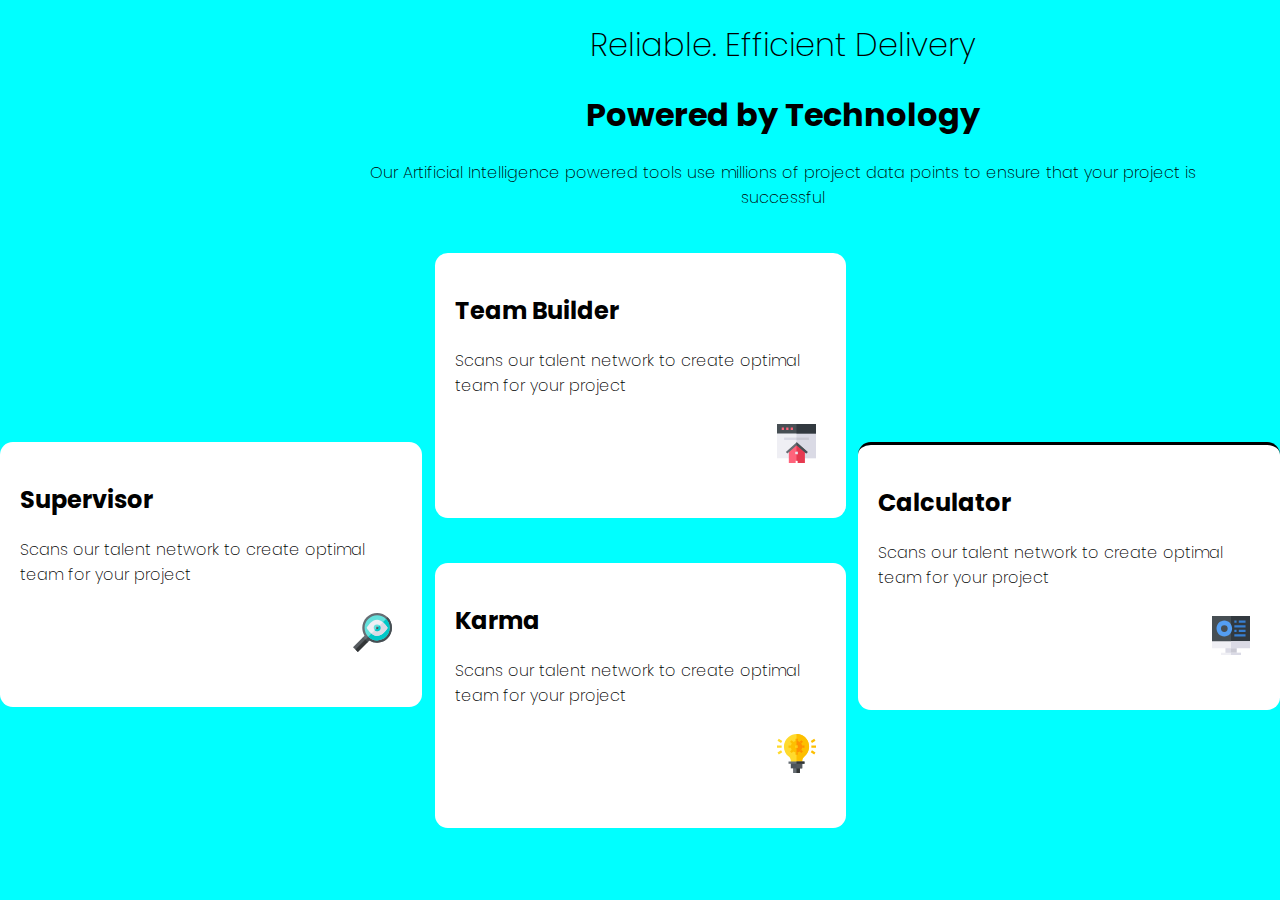
<file: index.html>
<!DOCTYPE html>
<html lang="en">
<head>
    <meta charset="UTF-8">
    <meta name="viewport" content="width=device-width, initial-scale=1.0">
    <title>Document</title>
</head>
<body>

    <div class="headers">
        <div class="head1"><h1>Reliable. Efficient Delivery</h1></div>    
        <div class="head2"><h1>Powered by Technology</h1></div>
        <div class="para"><p>Our Artificial Intelligence powered tools use millions of project data points to ensure that your project is successful</p></div>
    </div>
    
    <div class="main">
        <div class="box1n4" id="box1">
            <h2>Supervisor</h2>
            <p>Scans our talent network to create optimal team for your project</p>
            <img src="assets/icon-supervisor.svg" alt="">
        </div>
        <div class="box2-3">
            <div class="box2">
            <h2>Team Builder</h2>
            <p>Scans our talent network to create optimal team for your project</p>
            <img src="assets/icon-team-builder.svg" alt="">
            </div>
            <div class="box3">
                <h2>Karma</h2>
            <p>Scans our talent network to create optimal team for your project</p>
            <img src="assets/icon-karma.svg" alt="">
            </div>
        </div>
        <div class="box1n4" id="box4">
            <h2>Calculator</h2>
            <p>Scans our talent network to create optimal team for your project</p>
            <img src="assets/icon-calculator.svg" alt="">
        </div>
    </div>
        
    <link rel="stylesheet" href="style.css">
</body>
</html>
</file>
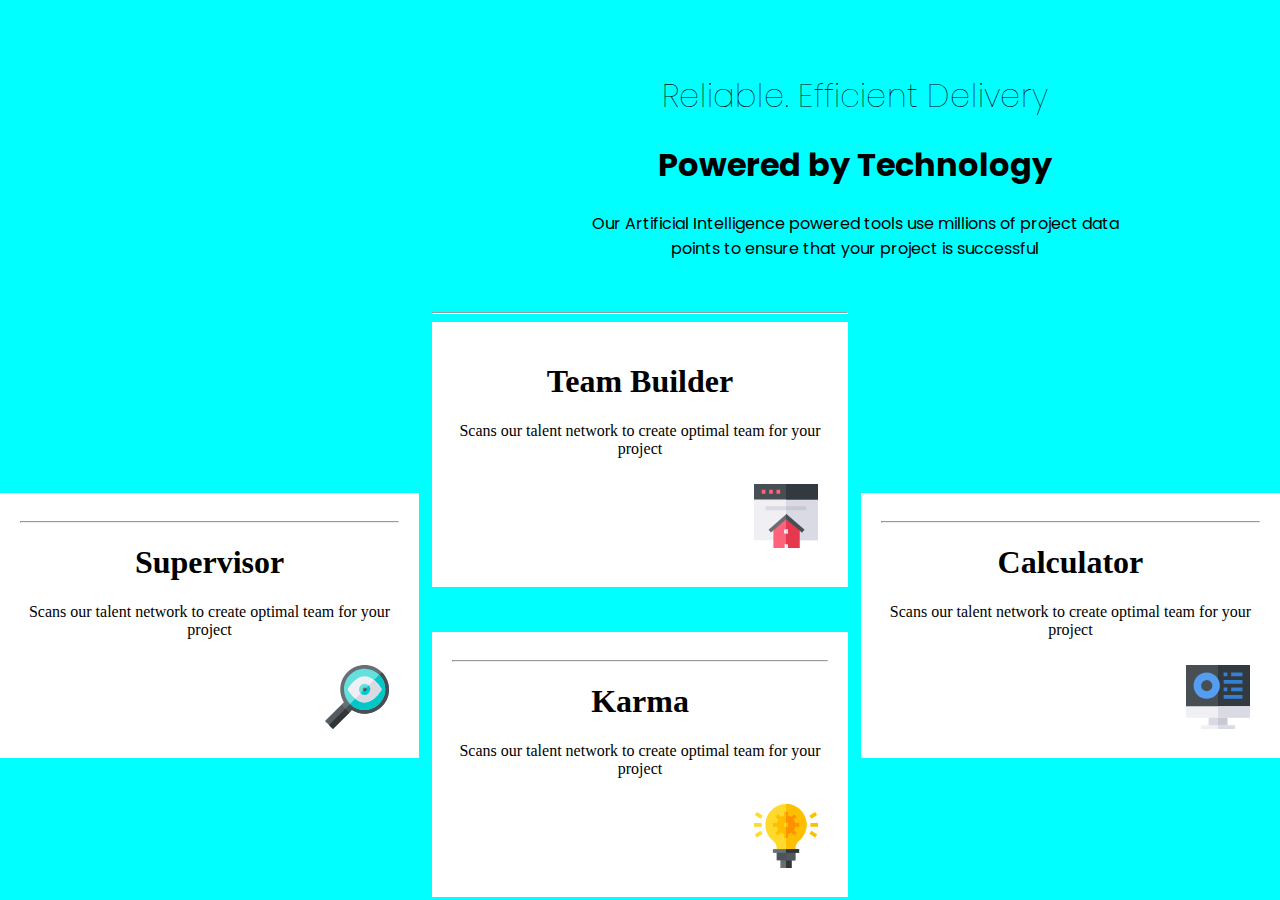
<file: g1_Li_complex/index.html>
<!DOCTYPE html>
<html lang="en">
<head>
    <meta charset="UTF-8">
    <meta name="viewport" content="width=device-width, initial-scale=1.0">
    <title>Document</title>
</head>
<body>

    <div class="headers">
        <div class="head1"><h1>Reliable. Efficient Delivery</h1></div>    
        <div class="head2"><h1>Powered by Technology</h1></div>
        <div class="para"><p>Our Artificial Intelligence powered tools use millions of project data points to ensure that your project is successful</p></div>
    </div>
    
    <div class="main">
        <div class="box1n4" id="box1">
            <hr>
            <h1>Supervisor</h1>
            <p>Scans our talent network to create optimal team for your project</p>
            <img src="assets/icon-supervisor.svg" alt="">
        </div>
        <div class="box2-3">
            <hr>
            <div class="box2">
            <h1>Team Builder</h1>
            <p>Scans our talent network to create optimal team for your project</p>
            <img src="assets/icon-team-builder.svg" alt="">
            </div>
            <div class="box3">
                <hr>
                <h1>Karma</h1>
            <p>Scans our talent network to create optimal team for your project</p>
            <img src="assets/icon-karma.svg" alt="">
            </div>
        </div>
        <div class="box1n4" id="box4">
            <hr>
            <h1>Calculator</h1>
            <p>Scans our talent network to create optimal team for your project</p>
            <img src="assets/icon-calculator.svg" alt="">
        </div>
    </div>
        
    <link rel="stylesheet" href="style.css">
</body>
</html>
</file>
<file: style.css>
@import url('https://fonts.googleapis.com/css2?family=Poppins:wght@200&display=swap');
@import url('https://fonts.googleapis.com/css2?family=Poppins:wght@200;400&display=swap');
@import url('https://fonts.googleapis.com/css2?family=Poppins:wght@200;400;600&display=swap');

body{
    background-color: aqua;
    margin: 0;
}

div{
    text-align: center;
}

.para{
    font-family: 'Poppins', sans-serif;
    font-weight: 200;
}

.headers{
    position: relative;
    left:26vw;
    width: 100vh;
    height: auto;
}

.head1 h1{
    font-family: 'Poppins', sans-serif;
    font-weight: 200;
}

.head2{
    font-family: 'Poppins', sans-serif;
}

.main{
    display: flex;
    justify-content: center;
}

.box1n4{
    margin-top: 24vh;
}

.box2-3{
    text-align: center;
    margin-top: 3vh;
}

#box1{
    background-color: white;
    margin-right: 1vw;
    height: 25vh;
    padding: 20px;
    border-radius: 1vw;
    font-family: 'Poppins', sans-serif;
    font-weight: 200;
    text-align: left;
}

.box2{
    background-color: white;
    height: 25vh;
    padding: 20px;
    border-radius: 1vw;
    font-family: 'Poppins', sans-serif;
    font-weight: 200;
    text-align: left;
}

.box3{
    background-color: white;
    height: 25vh;
    margin-top: 5vh;
    padding: 20px;
    border-radius: 1vw;
    font-family: 'Poppins', sans-serif;
    font-weight: 200;
    text-align: left;
}

#box4{
    background-color: white;
    margin-left: 1vw;
    height: 25vh;
    padding: 20px;
    border-radius: 1vw;
    font-family: 'Poppins', sans-serif;
    font-weight: 200;
    text-align: left;
    border-top-style: solid;
    border-top-color: 529df0;
}

img{
    margin-top: 200px;
    display: flex;
    float: right;
    margin: 10px;
    width: 3vw;
}
</file>
<file: g1_Li_complex/style.css>
@import url('https://fonts.googleapis.com/css2?family=Poppins:wght@200&display=swap');
@import url('https://fonts.googleapis.com/css2?family=Poppins:wght@200;400&display=swap');
@import url('https://fonts.googleapis.com/css2?family=Poppins:wght@200;400;600&display=swap');

body{
    background-color: aqua;
    margin: 0;
}

div{
    text-align: center;
}

.para{
    font-family: 'Poppins', sans-serif;
}

.headers{
    margin-top: 8vh;
    margin-left: 65vh;
    width: 60vh;
    height: auto;
}

.head1 h1{
    font-family: 'Poppins', sans-serif;
    font-weight: 100;
}

.head2{
    font-family: 'Poppins', sans-serif;
}








.main{
    display: flex;
    justify-content: center;
}

.box1n4{
    margin-top: 24vh;
}

.box2-3{
    text-align: center;
    margin-top: 3vh;
}

#box1{
    background-color: white;
    margin-right: 1vw;
    height: 25vh;
    padding: 20px;
}

.box2{
    background-color: white;
    height: 25vh;
    padding: 20px;
}

.box3{
    background-color: white;
    height: 25vh;
    margin-top: 5vh;
    padding: 20px;
}

#box4{
    background-color: white;
    margin-left: 1vw;
    height: 25vh;
    padding: 20px;
}

img{
    margin-top: 200px;
    display: flex;
    float: right;
    margin: 10px;
}
</file>
